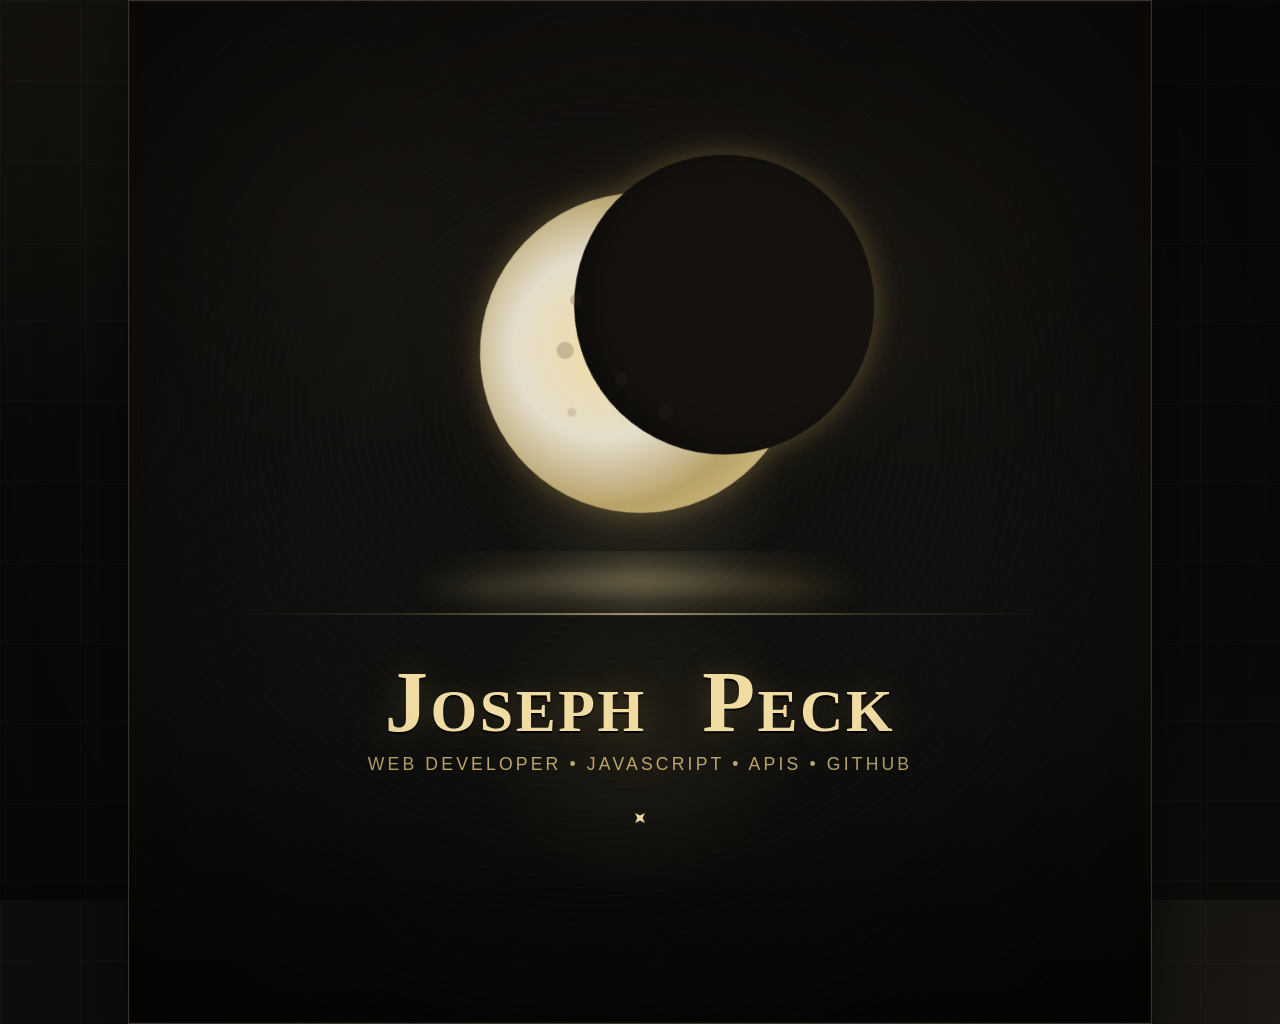
<file: index.html>
<!DOCTYPE html>
<html lang="en">
<head>
  <meta charset="UTF-8" />
  <meta name="viewport" content="width=device-width, initial-scale=1.0" />
  <title>Joseph Peck | Web Developer Portfolio</title>
  <style>
  :root {
    --bg: #0d0d0d;
    --bg-deep: #080706;
    --panel: rgba(24, 24, 24, 0.92);
    --panel-soft: rgba(34, 31, 25, 0.86);
    --border: #3b3327;
    --border-bright: #6d5735;
    --text: #e8e1d0;
    --muted: #bca66b;
    --gold: #f0dca2;
    --link: #d6b15e;
    --link-hover: #ffffff;
    --shadow: rgba(0, 0, 0, 0.5);
  }

  * {
    box-sizing: border-box;
  }

  body {
    margin: 0;
    min-height: 100vh;
    display: grid;
    place-items: center;
    color: var(--text);
    background-color: var(--bg);
    background-image:
      radial-gradient(circle at top left, rgba(214, 177, 94, 0.12), transparent 28rem),
      radial-gradient(circle at bottom right, rgba(109, 87, 53, 0.16), transparent 26rem),
      linear-gradient(rgba(255, 255, 255, 0.025) 1px, transparent 1px),
      linear-gradient(90deg, rgba(255, 255, 255, 0.025) 1px, transparent 1px);
    background-size: auto, auto, 80px 80px, 80px 80px;
    font-family: Georgia, "Times New Roman", serif;
  }

  body::before {
    content: "";
    position: fixed;
    inset: 0;
    pointer-events: none;
    background: radial-gradient(circle, transparent 45%, rgba(0, 0, 0, 0.48));
  }

  /* entry link */
  .entry-link {
    display: block;
    color: inherit;
    text-decoration: none;
    cursor: pointer;
  }

  .poster {
    position: relative;
    width: min(100vw, 1024px);
    aspect-ratio: 1 / 1;
    overflow: hidden;
    border: 1px solid var(--border);
    background:
      radial-gradient(circle at 50% 47%, rgba(240, 220, 162, 0.12), transparent 19%),
      radial-gradient(circle at 50% 72%, rgba(214, 177, 94, 0.08), transparent 18%),
      linear-gradient(#15120f, #10100e 70%, var(--bg-deep));
    box-shadow:
      0 1.5rem 4rem var(--shadow),
      inset 0 0 0 1px rgba(240, 220, 162, 0.05);
  }

  .entry-link:hover .poster,
  .entry-link:focus-visible .poster {
    filter: brightness(1.08);
    transform: scale(1.01);
  }

  .poster::before {
    content: "";
    position: absolute;
    inset: 0;
    background:
      radial-gradient(circle at 20% 22%, rgba(240, 220, 162, 0.055), transparent 20%),
      radial-gradient(circle at 78% 25%, rgba(214, 177, 94, 0.04), transparent 20%),
      repeating-radial-gradient(circle at 45% 40%, rgba(240, 220, 162, 0.028) 0 1px, transparent 1px 9px);
    opacity: 0.42;
    mix-blend-mode: screen;
  }

  .poster::after {
    content: "";
    position: absolute;
    inset: 0;
    pointer-events: none;
    background: radial-gradient(circle, transparent 42%, rgba(0, 0, 0, 0.52));
  }

  .scene {
    position: absolute;
    inset: 0;
    top: 120px;
  }

  /* Crescent moon */
  .moon {
    position: absolute;
    left: 50%;
    top: 72px;
    width: 320px;
    height: 320px;
    transform: translateX(-50%) rotate(-18deg);
    border-radius: 50%;
    background:
      radial-gradient(
        circle at 40% 45%,
        rgba(240, 220, 162, 1),
        rgba(232, 225, 208, 0.98) 35%,
        rgba(188, 166, 107, 0.96) 61%,
        rgba(240, 220, 162, 1) 100%
      );
    filter:
      drop-shadow(0 0 14px rgba(214, 177, 94, 0.32))
      drop-shadow(0 0 34px rgba(109, 87, 53, 0.18));
  }

  .moon::before {
    content: "";
    position: absolute;
    left: 105px;
    top: -10px;
    width: 300px;
    height: 300px;
    border-radius: 50%;
    background: #15120f;
    box-shadow: inset 20px 0 30px rgba(0, 0, 0, 0.32);
  }

  .moon::after {
    content: "";
    position: absolute;
    inset: 0;
    border-radius: 50%;
    background:
      radial-gradient(circle at 36% 28%, rgba(59, 51, 39, 0.28) 0 5px, transparent 6px),
      radial-gradient(circle at 28% 42%, rgba(59, 51, 39, 0.26) 0 8px, transparent 9px),
      radial-gradient(circle at 42% 56%, rgba(59, 51, 39, 0.24) 0 6px, transparent 7px),
      radial-gradient(circle at 24% 61%, rgba(109, 87, 53, 0.22) 0 4px, transparent 5px),
      radial-gradient(circle at 52% 70%, rgba(59, 51, 39, 0.22) 0 7px, transparent 8px);
    opacity: 0.82;
    clip-path: circle(50% at 50% 50%);
  }

  /* Ground mist */
  .mist {
    position: absolute;
    left: 50%;
    top: 430px;
    width: 460px;
    height: 65px;
    transform: translateX(-50%);
    opacity: 0.68;
    background:
      radial-gradient(ellipse at 18% 55%, rgba(240, 220, 162, 0.18), transparent 46%),
      radial-gradient(ellipse at 50% 45%, rgba(240, 220, 162, 0.34), transparent 44%),
      radial-gradient(ellipse at 82% 55%, rgba(214, 177, 94, 0.18), transparent 46%),
      linear-gradient(
        90deg,
        transparent 0%,
        rgba(214, 177, 94, 0.08) 18%,
        rgba(240, 220, 162, 0.18) 50%,
        rgba(214, 177, 94, 0.08) 82%,
        transparent 100%
      );
    filter: blur(4px);
    -webkit-mask-image: linear-gradient(90deg, transparent 0%, black 18%, black 82%, transparent 100%);
    mask-image: linear-gradient(90deg, transparent 0%, black 18%, black 82%, transparent 100%);
  }

  .ground-line {
    position: absolute;
    left: 50%;
    top: 492px;
    width: 820px;
    height: 2px;
    transform: translateX(-50%);
    background: linear-gradient(
      90deg,
      transparent 0%,
      rgba(214, 177, 94, 0.16) 20%,
      rgba(240, 220, 162, 0.72) 50%,
      rgba(214, 177, 94, 0.16) 80%,
      transparent 100%
    );
    opacity: 0.82;
  }

  /* Wordmark */
  .title {
  position: absolute;
  left: 0;
  right: 0;
  top: 600px;
  text-align: center;
  color: var(--gold);
  font-size: clamp(3.2rem, 7vw, 5.4rem);
  line-height: 1;
  letter-spacing: 0.03em;
  font-variant: small-caps;
  text-shadow:
    0 2px 1px rgba(0, 0, 0, 0.85),
    0 0 2rem rgba(214, 177, 94, 0.22);
}

  .poster-subtitle {
  position: absolute;
  left: 0;
  right: 0;
  top: 735px;
  text-align: center;
  color: var(--muted);
  font-size: clamp(0.85rem, 1.6vw, 1.1rem);
  letter-spacing: 0.18em;
  text-transform: uppercase;
  font-family: Arial, sans-serif;
}

  .title span {
    display: inline-block;
    margin: 0 0.18em;
  }

  .star {
  position: absolute;
  left: 50%;
  top: 810px;
  width: 14px;
  height: 14px;
  transform: translateX(-50%) rotate(45deg);
  background: var(--gold);
  clip-path: polygon(50% 0, 63% 37%, 100% 50%, 63% 63%, 50% 100%, 37% 63%, 0 50%, 37% 37%);
  filter: drop-shadow(0 0 6px rgba(214, 177, 94, 0.68));
}

  @media (max-width: 700px) {
    .scene {
      transform: scale(0.78);
      transform-origin: 50% 0;
    }

    .title {
      top: 58%;
    }

    .star {
      top: 70%;
    }
  }
</style>
</head>
<body>
<a class="entry-link" href="portfolio.html" aria-label="Enter portfolio">
  <main class="poster" aria-label="Eidolon Sleep black and white crescent moon">
    <section class="scene">
      <div class="moon"></div>


      <div class="mist"></div>
      <div class="ground-line"></div>
    </section>

    <h1 class="title"><span>Joseph</span> <span>Peck</span></h1>
    <p class="poster-subtitle">Web Developer • JavaScript • APIs • GitHub</p>
    <div class="star"></div>
  </main>
</a>
</body>
</html>
</file>
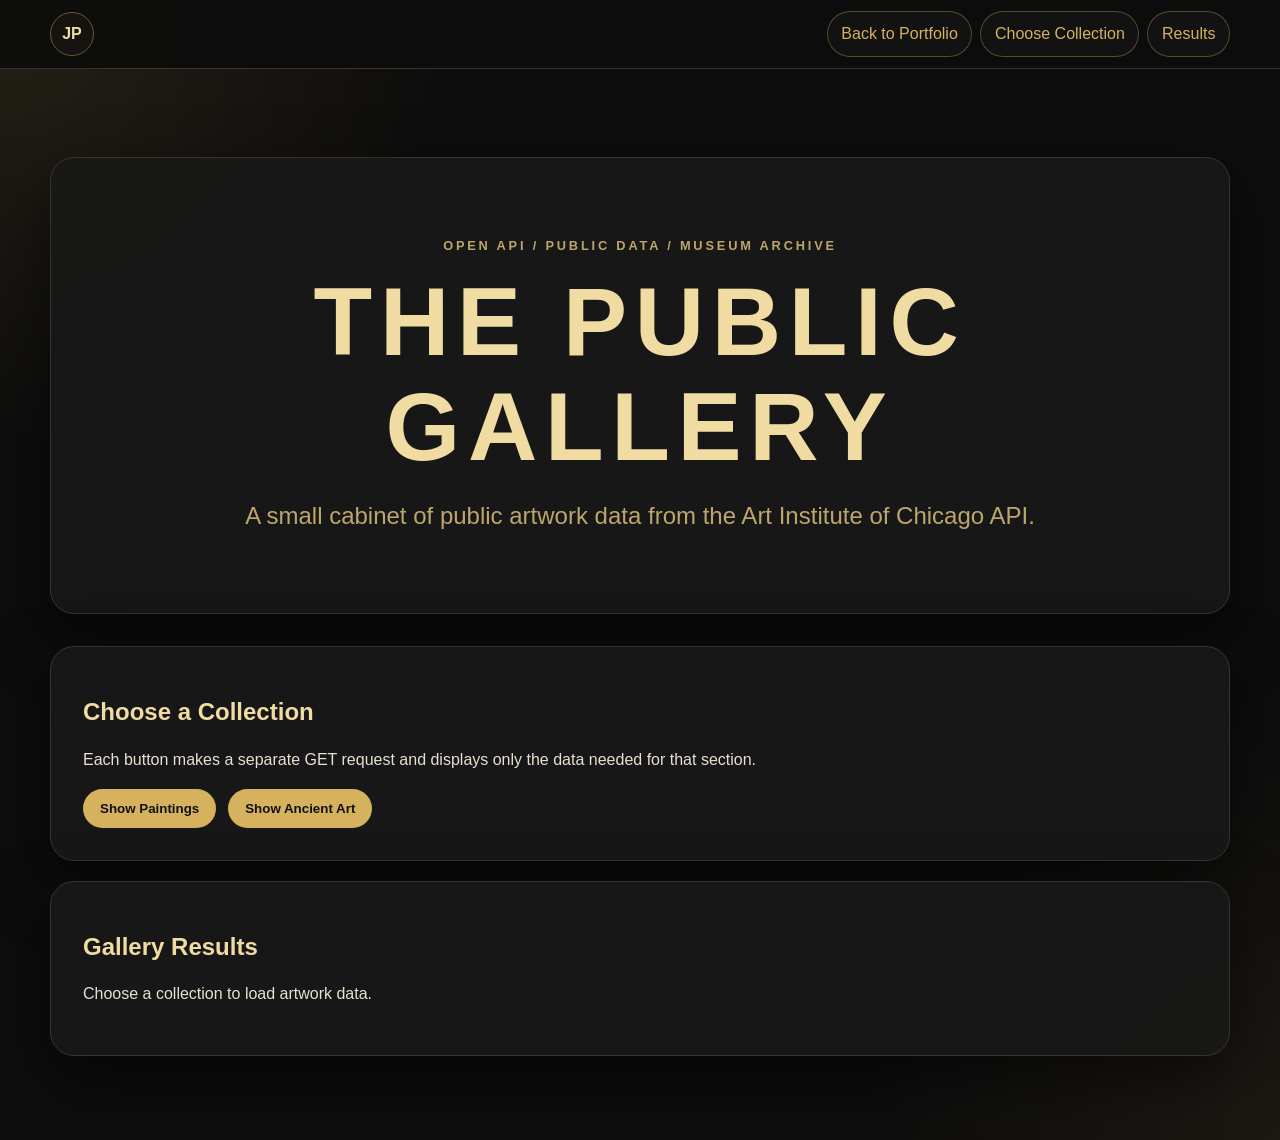
<file: openapi.html>
<!DOCTYPE html>
<html lang="en">
<head>
  <meta charset="UTF-8">
  <meta name="viewport" content="width=device-width, initial-scale=1.0">
  <title>The Public Gallery | Joseph Peck</title>
  <link rel="stylesheet" href="css/openapi.css">
</head>

<body>
  <header class="site-header">
    <!-- Navigation for usser to return -->
    <nav class="nav-wrap" aria-label="Open API navigation">
      <a class="nav-mark" href="index.html">JP</a>

      <ul class="nav-links">
        <li><a href="portfolio.html">Back to Portfolio</a></li>
        <li><a href="#galleryControls">Choose Collection</a></li>
        <li><a href="#galleryResults">Results</a></li>
      </ul>
    </nav>
  </header>

  <main class="page-shell">
    <section class="hero">
      <div class="hero-frame">
        <p class="eyebrow">open api / public data / museum archive</p>
        <h1>The Public Gallery</h1>
        <p class="tagline">
          A small cabinet of public artwork data from the Art Institute of Chicago API.
        </p>
      </div>
    </section>

    <section id="galleryControls" class="card section-card">
      <h2>Choose a Collection</h2>
      <p>
        Each button makes a separate GET request and displays only the data needed for that section.
      </p>
<!-- Buttons for user to select between pulled art -->
      <div class="button-row">
        <button id="paintingsButton" type="button">Show Paintings</button>
        <button id="ancientButton" type="button">Show Ancient Art</button>
      </div>
    </section>

<!-- identify results area for output -->
    <section id="galleryResults" class="card section-card">
      <h2>Gallery Results</h2>
      <div id="results">
        <p>Choose a collection to load artwork data.</p>
      </div>
    </section>
  </main>

  <script src="js/openapi.js"></script>
</body>
</html>
</file>
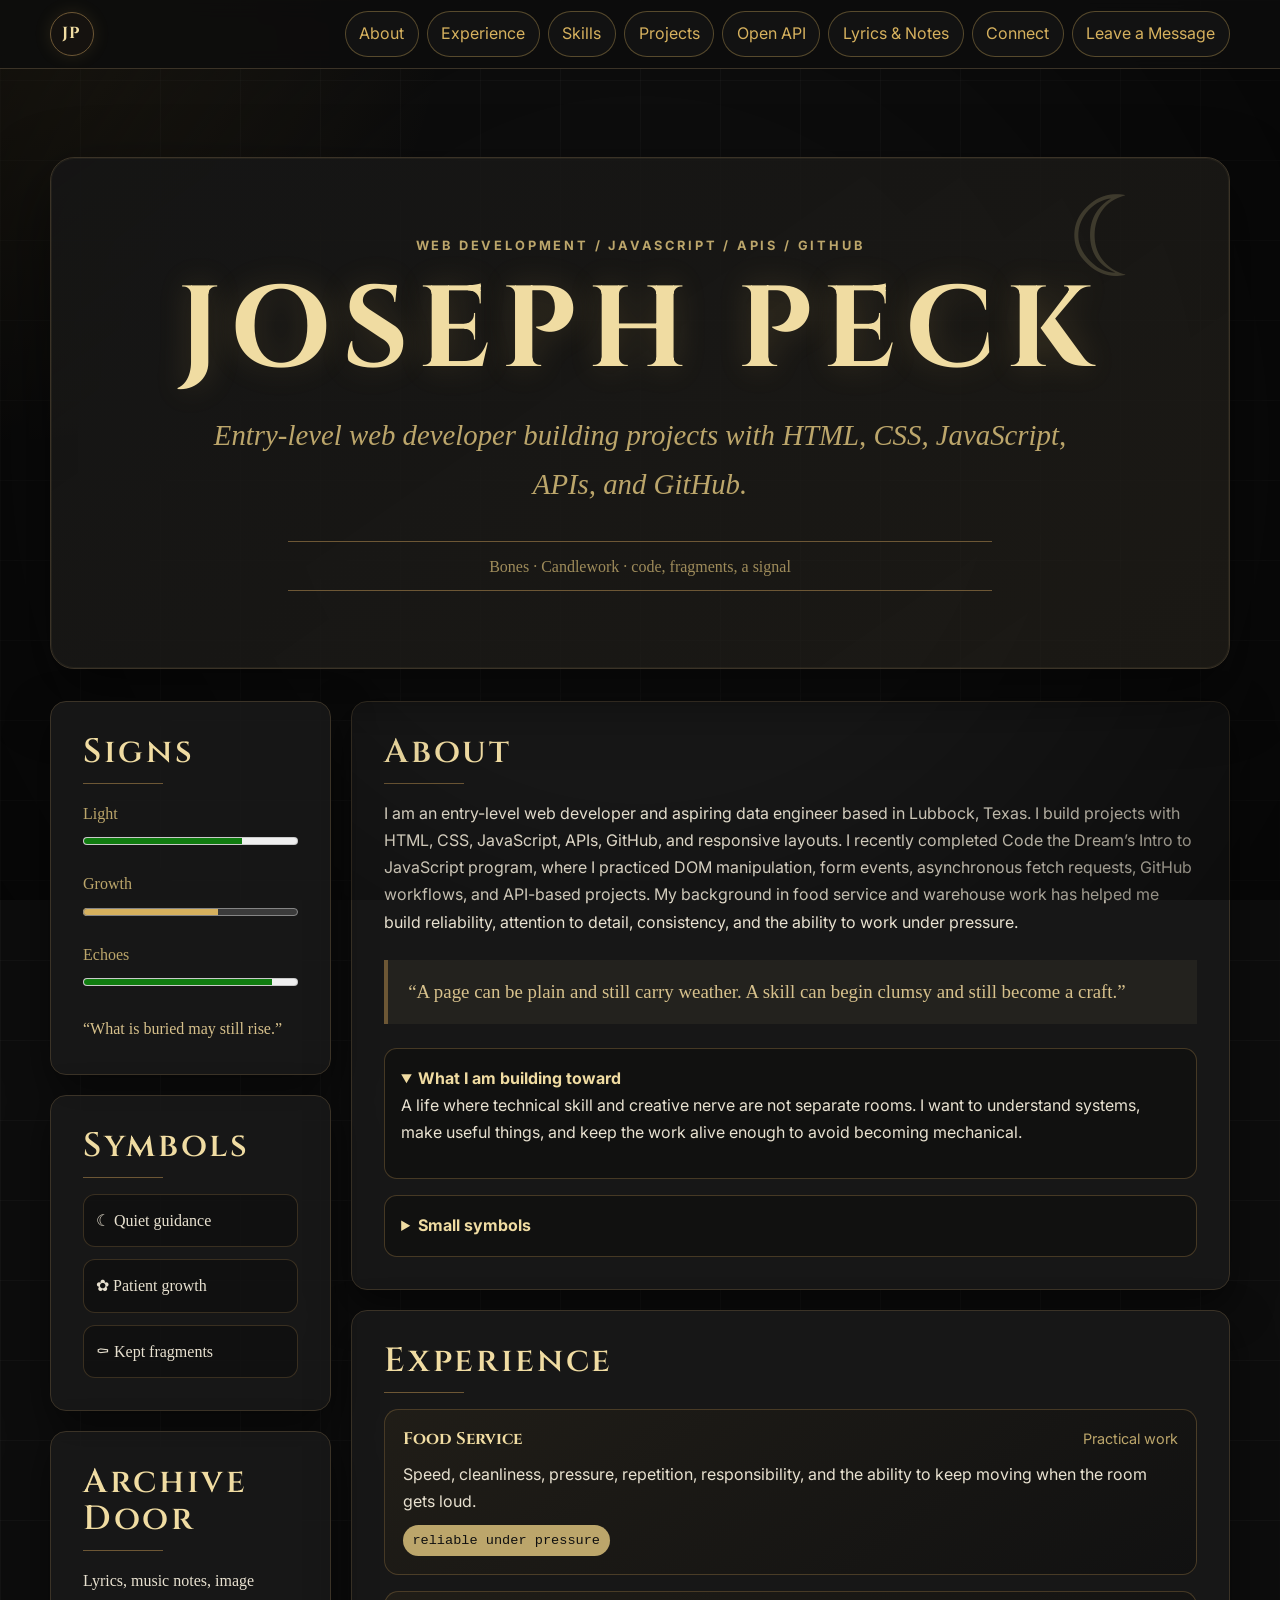
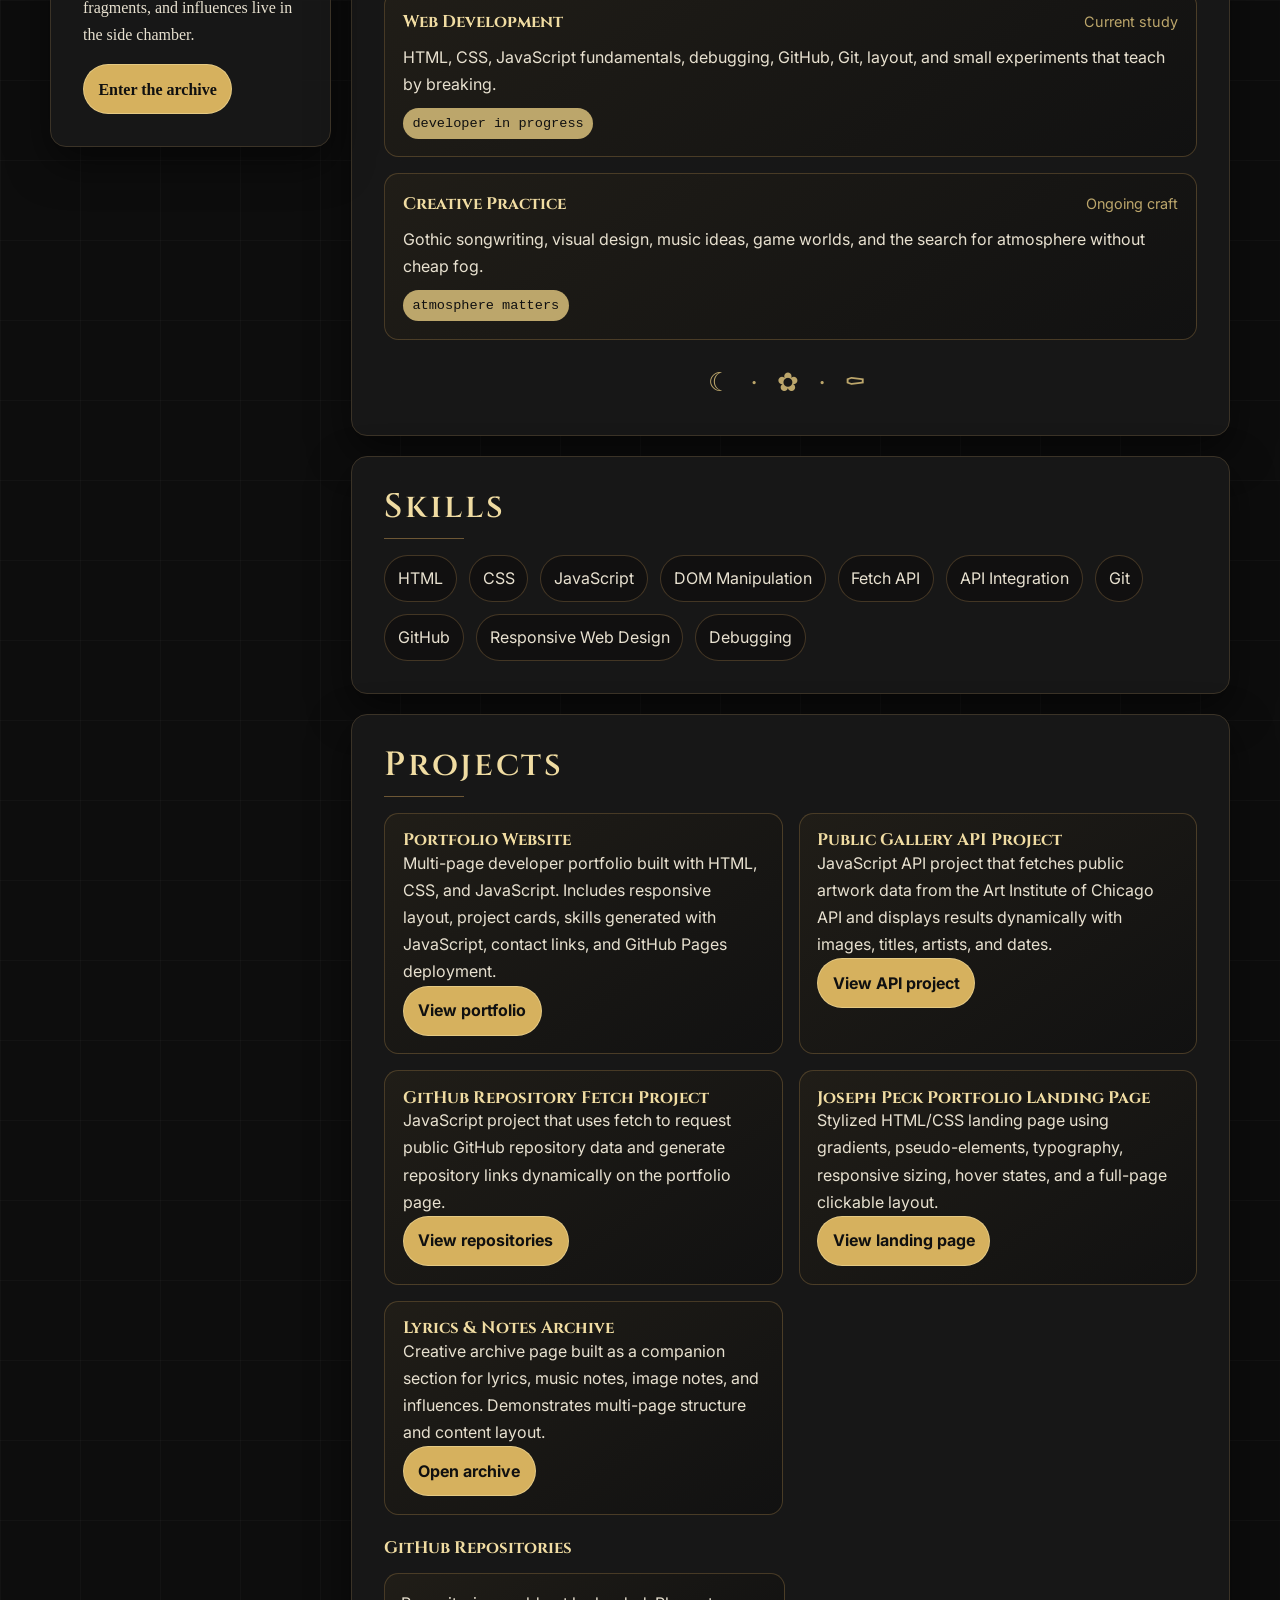
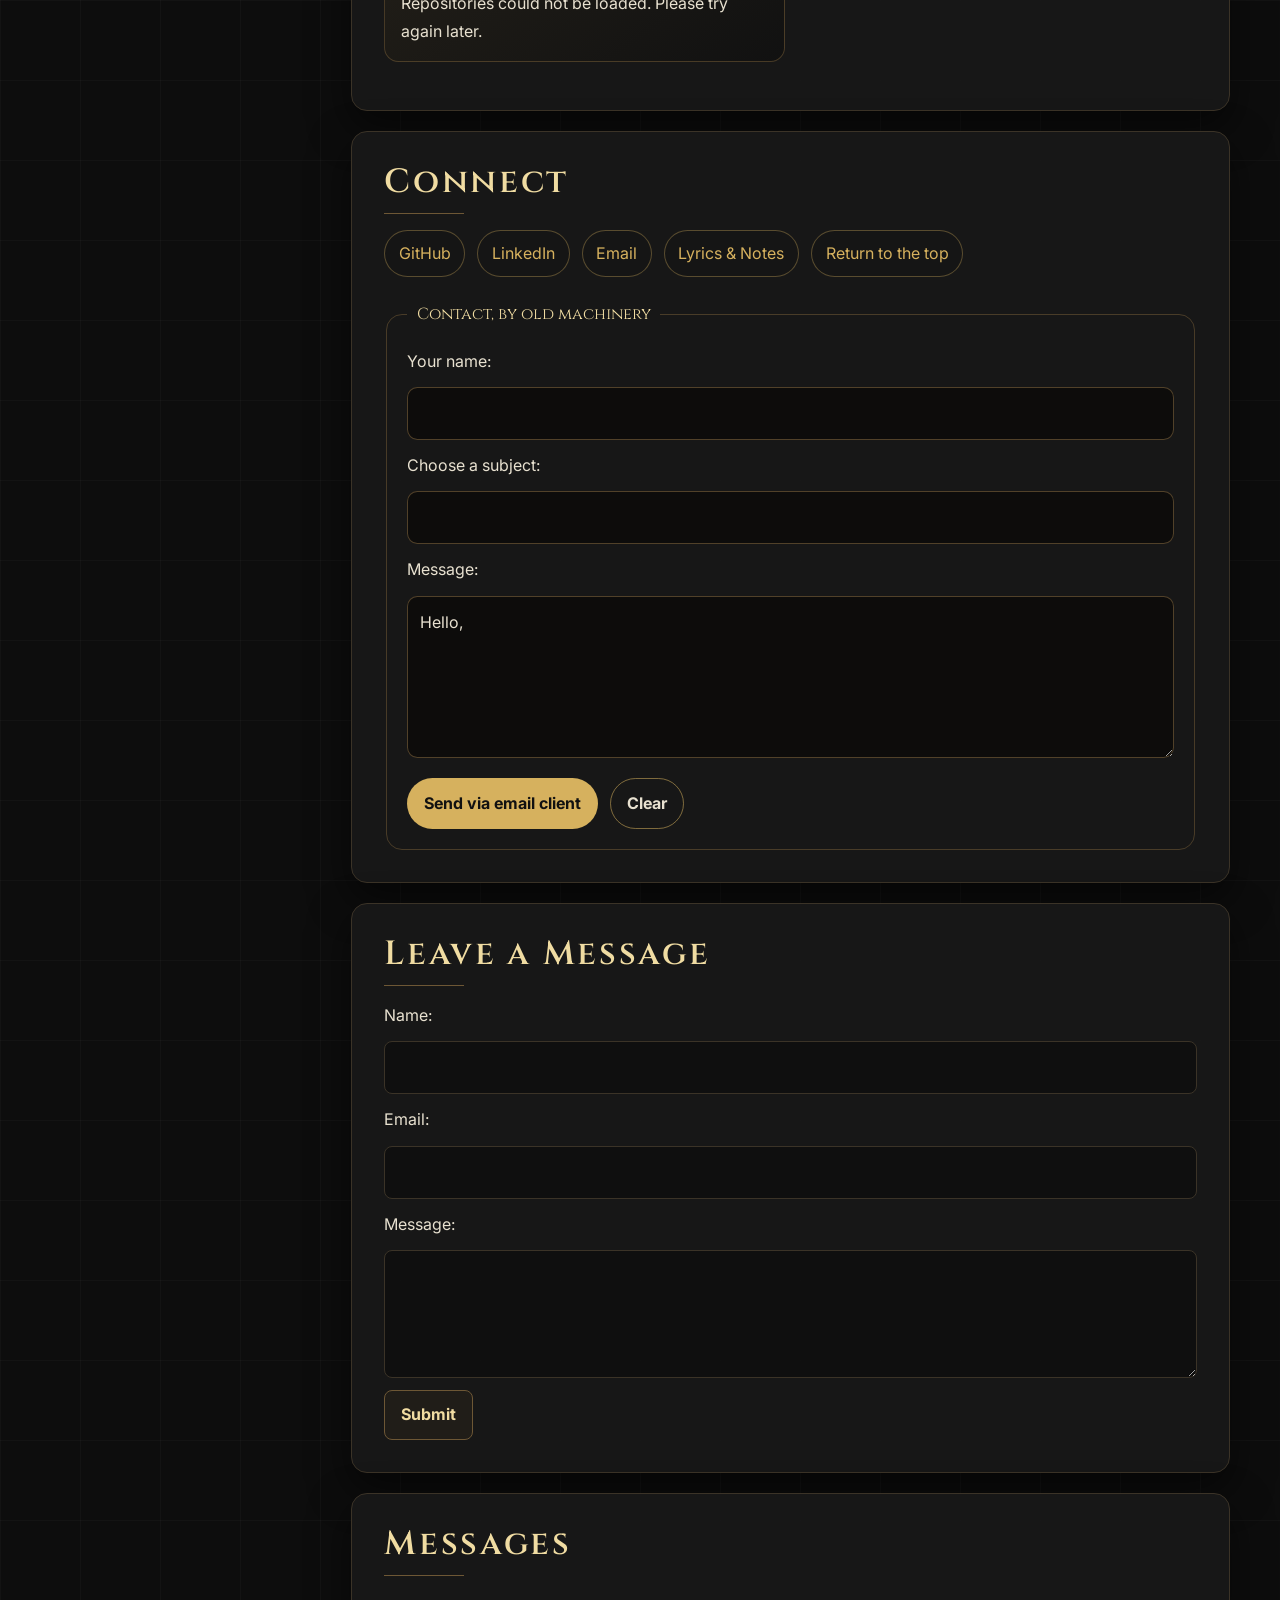
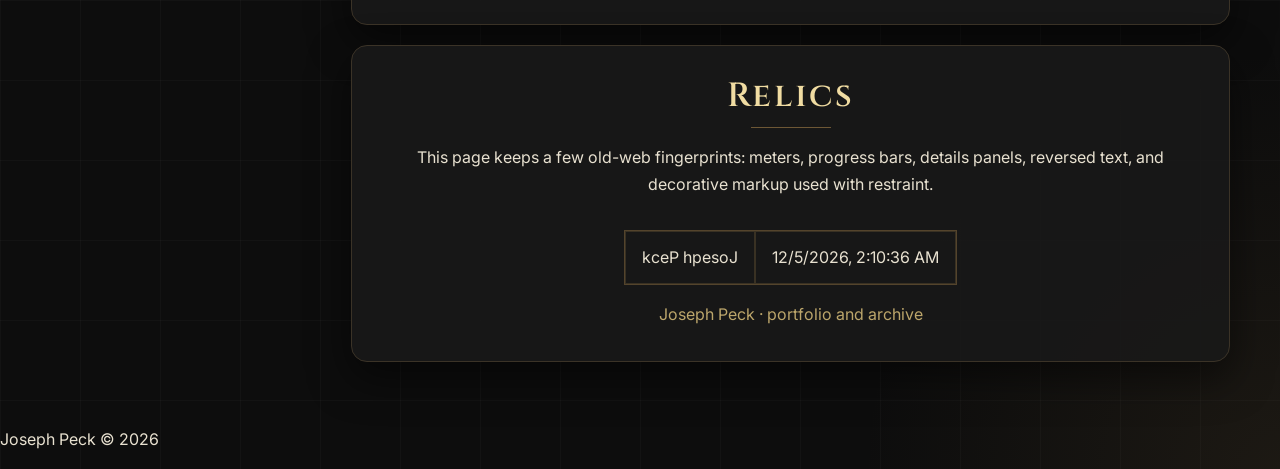
<file: portfolio.html>
<!DOCTYPE html>
<html lang="en">
<head>
  <meta charset="utf-8">
  <meta name="viewport" content="width=device-width, initial-scale=1">
  <meta name="author" content="Joseph Peck">
  <meta name="description" content="Joseph Peck's portfolio page: web development, music, lyrics, and creative practice.">
  <meta name="keywords" content="Joseph Peck, portfolio, HTML, CSS, web development, music, lyrics, creativity">
  <meta name="theme-color" content="#111111">
  <title>Joseph Peck's Portfolio</title>
  <link rel="preconnect" href="https://fonts.googleapis.com">
  <link rel="preconnect" href="https://fonts.gstatic.com" crossorigin>
  <link href="https://fonts.googleapis.com/css2?family=Cinzel:wght@500;600;700&family=IM+Fell+English:ital@0;1&family=Inter:wght@400;500;600;700&display=swap" rel="stylesheet">
  <link rel="stylesheet" href="css/index.css">
</head>

<body id="top">
  <header class="site-header">
    <nav class="nav-wrap" aria-label="Main navigation">
      <a class="nav-mark" href="index.html">JP</a>
      <ul class="nav-links">
        <li><a href="#About">About</a></li>
        <li><a href="#Experience">Experience</a></li>
        <li><a href="#skills">Skills</a></li>
        <li><a href="#Projects">Projects</a></li>
        <!-- add api site link -->
         <li><a href="openapi.html">Open API</a></li>
        <li><a href="blog.html">Lyrics &amp; Notes</a></li>
        <li><a href="#Connect">Connect</a></li>
        <!-- add new navigation link -->
        <li><a href="#LeaveMessage">Leave a Message</a></li>
      </ul>
    </nav>
  </header>

  <main class="page-shell">
    <section class="hero" aria-labelledby="page-title">
      <div class="hero-frame">
        <p class="eyebrow">web development / JavaScript / APIs / GitHub</p>
        <h1 id="page-title">Joseph Peck</h1>
        <p class="tagline">Entry-level web developer building projects with HTML, CSS, JavaScript, APIs, and GitHub.</p>
        <div class="relic-ticker" aria-label="Decorative portfolio statement">
          <span>Bones · Candlework · code, fragments, a signal</span>
        </div>
      </div>
    </section>

    <div class="content-grid">
      <aside class="side-panel" aria-label="Personal signs">
        <section class="card sign-card">
          <h2>Signs</h2>

          <label for="light">Light</label>
          <meter id="light" min="0" max="100" value="74">74%</meter>

          <label for="growth">Growth</label>
          <progress id="growth" max="100" value="63">63%</progress>

          <label for="echoes">Echoes</label>
          <meter id="echoes" min="0" max="100" value="88">88%</meter>

          <q>What is buried may still rise.</q>
        </section>

        <section class="card symbol-card">
          <h2>Symbols</h2>
          <ul>
            <li>☾ Quiet guidance</li>
            <li>✿ Patient growth</li>
            <li>⚰ Kept fragments</li>
          </ul>
        </section>

        <section class="card symbol-card">
          <h2>Archive Door</h2>
          <p>Lyrics, music notes, image fragments, and influences live in the side chamber.</p>
          <a class="panel-link" href="blog.html">Enter the archive</a>
        </section>
      </aside>

      <div class="main-column">
        <section id="About" class="card section-card">
          <h2>About</h2>
          <p>
            I am an entry-level web developer and aspiring data engineer based in Lubbock, Texas. 
            I build projects with HTML, CSS, JavaScript, APIs, GitHub, and responsive layouts.
            I recently completed Code the Dream’s Intro to JavaScript program, where I practiced DOM manipulation, 
            form events, asynchronous fetch requests, GitHub workflows, and API-based projects. 
            My background in food service and warehouse work has helped me build reliability, attention to detail, consistency, 
            and the ability to work under pressure.
          </p>

          <blockquote>
            “A page can be plain and still carry weather. A skill can begin clumsy and still become a craft.”
          </blockquote>

          <details open>
            <summary>What I am building toward</summary>
            <p>
              A life where technical skill and creative nerve are not separate rooms. I want to understand systems,
              make useful things, and keep the work alive enough to avoid becoming mechanical.
            </p>
          </details>

          <details>
            <summary>Small symbols</summary>
            <dl>
              <dt>The Moon</dt>
              <dd>Progress made while the whole road stays partly hidden.</dd>

              <dt>The Garden</dt>
              <dd>Growth that cannot be forced, only tended and revisited.</dd>

              <dt>The Crypts</dt>
              <dd>A chamber for fragments worth carrying: lessons, failures, old passions, and unfinished sparks.</dd>
            </dl>
          </details>
        </section>

        <section id="Experience" class="card section-card">
          <h2>Experience</h2>

          <ul class="experience-list">
            <li>
              <div class="experience-heading">
                <h3>Food Service</h3>
                <span>Practical work</span>
              </div>
              <p>Speed, cleanliness, pressure, repetition, responsibility, and the ability to keep moving when the room gets loud.</p>
              <samp>reliable under pressure</samp>
            </li>

            <li>
              <div class="experience-heading">
                <h3>Web Development</h3>
                <span>Current study</span>
              </div>
              <p>HTML, CSS, JavaScript fundamentals, debugging, GitHub, Git, layout, and small experiments that teach by breaking.</p>
              <samp>developer in progress</samp>
            </li>

            <li>
              <div class="experience-heading">
                <h3>Creative Practice</h3>
                <span>Ongoing craft</span>
              </div>
              <p>Gothic songwriting, visual design, music ideas, game worlds, and the search for atmosphere without cheap fog.</p>
              <samp>atmosphere matters</samp>
            </li>
          </ul>

          <p class="glyph-row" aria-hidden="true">☾ · ✿ · ⚰</p>
        </section>

        <section id="skills" class="card section-card">
          <h2>Skills</h2>
          <ul class="skill-list">
          </ul>
        </section>

        <section id="Projects" class="card section-card">
          <h2>Projects</h2>
          <div class="project-grid">
            <article class="project-card">
              <h3>Portfolio Website</h3>
                    <p>
                      Multi-page developer portfolio built with HTML, CSS, and JavaScript.
                      Includes responsive layout, project cards, skills generated with JavaScript,
                      contact links, and GitHub Pages deployment.
                    </p>
                    <a href="#top">View portfolio</a>
                  </article>

                  <article class="project-card">
                    <h3>Public Gallery API Project</h3>
                    <p>
                      JavaScript API project that fetches public artwork data from the Art Institute
                      of Chicago API and displays results dynamically with images, titles, artists,
                      and dates.
                    </p>
                    <a href="openapi.html">View API project</a>
                  </article>

                  <article class="project-card">
                    <h3>GitHub Repository Fetch Project</h3>
                    <p>
                      JavaScript project that uses fetch to request public GitHub repository data
                      and generate repository links dynamically on the portfolio page.
                    </p>
                    <a href="#Projects">View repositories</a>
                  </article>

                  <article class="project-card">
                    <h3>Joseph Peck Portfolio Landing Page</h3>
                    <p>
                      Stylized HTML/CSS landing page using gradients, pseudo-elements, typography,
                      responsive sizing, hover states, and a full-page clickable layout.
                    </p>
                    <a href="index.html">View landing page</a>
                  </article>

                  <article class="project-card">
                    <h3>Lyrics &amp; Notes Archive</h3>
                    <p>
                      Creative archive page built as a companion section for lyrics, music notes,
                      image notes, and influences. Demonstrates multi-page structure and content layout.
                    </p>
                    <a href="blog.html">Open archive</a>
                  </article>
                </div>
          <!-- add github repos -->
           <h3>GitHub Repositories</h3>
          <ul class="project-list"></ul>
        </section>

        <section id="Connect" class="card section-card">
          <h2>Connect</h2>

          <ul class="connect-list">
            <li><a href="https://github.com/Joeypeck1987" target="_blank" rel="noopener noreferrer">GitHub</a></li>
            <li><a href="https://www.linkedin.com/in/joey-peck-66233b329/" target="_blank" rel="noopener noreferrer">LinkedIn</a></li>
            <li><a href="mailto:Joeypeck1987@gmail.com">Email</a></li>
            <li><a href="blog.html">Lyrics &amp; Notes</a></li>
            <li><a href="#top">Return to the top</a></li>
          </ul>

          <form action="mailto:Joeypeck1987@gmail.com" method="post" enctype="text/plain" class="contact-form">
            <fieldset>
              <legend>Contact, by old machinery</legend>

              <label for="name">Your name:</label>
              <input id="name" name="name" size="30">

              <label for="subject">Choose a subject:</label>
              <input id="subject" list="subjects" name="subject">
              <datalist id="subjects">
                <option value="Portfolio"></option>
                <option value="Collaboration"></option>
                <option value="Job Opportunity"></option>
                <option value="Creative Project"></option>
                <option value="Music"></option>
              </datalist>

              <label for="message">Message:</label>
              <textarea id="message" name="message" rows="5">Hello,</textarea>

              <div class="button-row">
                <button type="submit">Send via email client</button>
                <button type="reset">Clear</button>
              </div>
            </fieldset>
          </form>
        </section>

        <!-- leave a message section -->
        <section id="LeaveMessage" class="card section-card">
          <h2>Leave a Message</h2>

          <form name="leave_message" class="message-form">
            <label for="usersName">Name:</label>
            <input id="usersName" type="text" name="usersName" required>

            <label for="usersEmail">Email:</label>
            <input id="usersEmail" type="email" name="usersEmail" required>

            <label for="usersMessage">Message:</label>
            <textarea id="usersMessage" name="usersMessage" required></textarea>

            <button type="submit">Submit</button>
          </form>
        </section>

<!-- Add messages section -->
        <section id="messages" class="card section-card">
          <h2>Messages</h2>
          <ul></ul>
        </section>

<!-- relics section -->
        <section id="Relics" class="card section-card relics-card">
          <h2>Relics</h2>
          <p>
            This page keeps a few old-web fingerprints: meters, progress bars, details panels,
            reversed text, and decorative markup used with restraint.
          </p>

          <div class="relic-table" aria-label="Portfolio relic information">
            <span><bdo dir="rtl">Joseph Peck</bdo></span>
            <time class="live-date">May 9, 2026</time>
          </div>

          <address>Joseph Peck · portfolio and archive</address>
        </section>
      </div>
    </div>
  </main>
  <script src="js/index.js"></script>
</body>
</html>
</file>
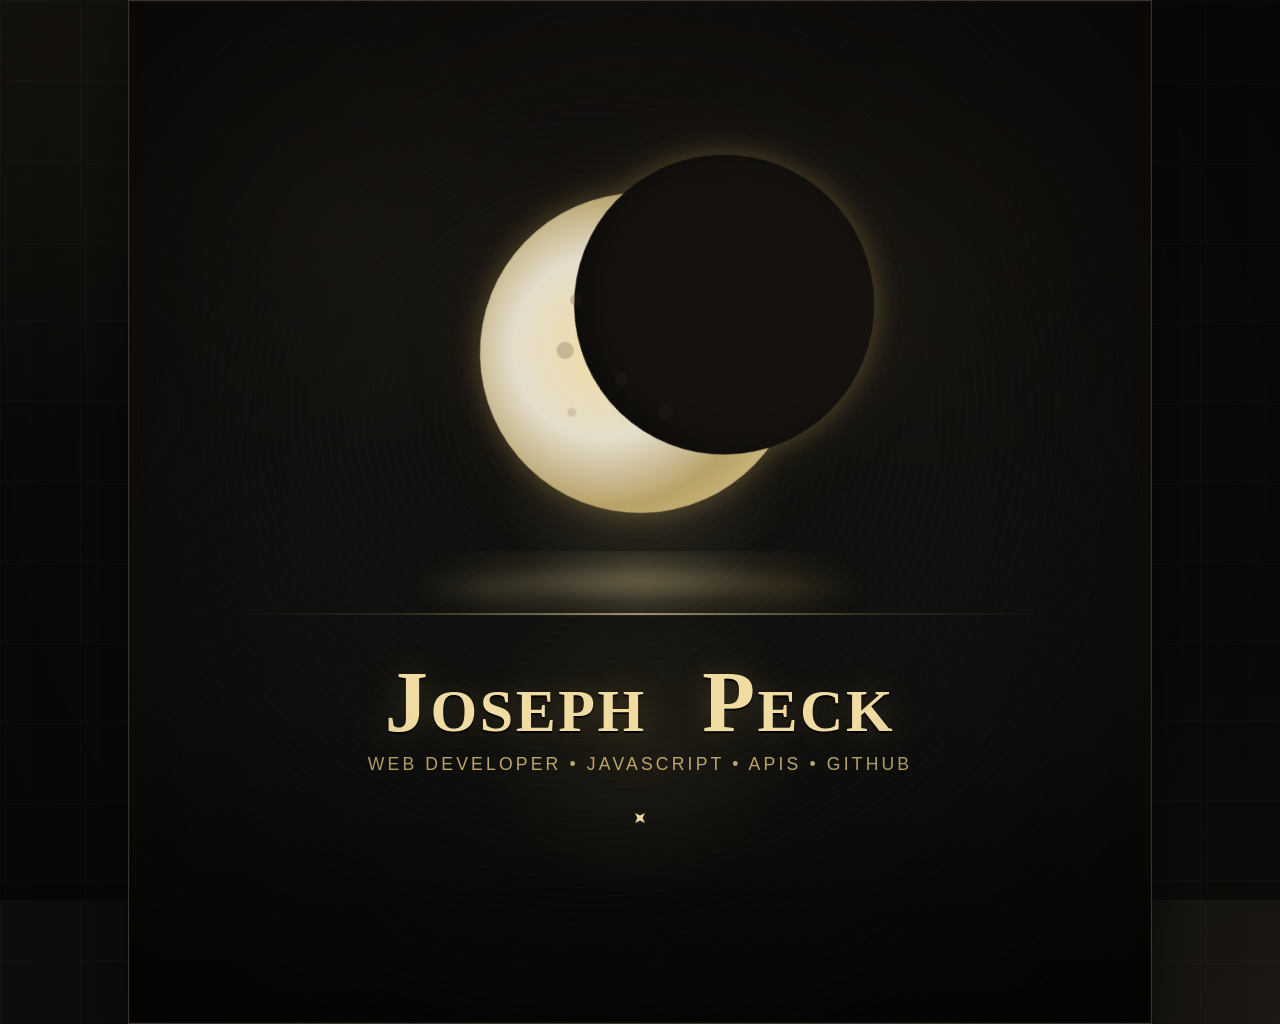
<file: poster.html>
<!DOCTYPE html>
<html lang="en">
<head>
  <meta charset="UTF-8" />
  <meta name="viewport" content="width=device-width, initial-scale=1.0" />
  <title>Eidolon Sleep - HTML/CSS Recreation</title>
  <style>
  :root {
    --bg: #0d0d0d;
    --bg-deep: #080706;
    --panel: rgba(24, 24, 24, 0.92);
    --panel-soft: rgba(34, 31, 25, 0.86);
    --border: #3b3327;
    --border-bright: #6d5735;
    --text: #e8e1d0;
    --muted: #bca66b;
    --gold: #f0dca2;
    --link: #d6b15e;
    --link-hover: #ffffff;
    --shadow: rgba(0, 0, 0, 0.5);
  }

  * {
    box-sizing: border-box;
  }

  body {
    margin: 0;
    min-height: 100vh;
    display: grid;
    place-items: center;
    color: var(--text);
    background-color: var(--bg);
    background-image:
      radial-gradient(circle at top left, rgba(214, 177, 94, 0.12), transparent 28rem),
      radial-gradient(circle at bottom right, rgba(109, 87, 53, 0.16), transparent 26rem),
      linear-gradient(rgba(255, 255, 255, 0.025) 1px, transparent 1px),
      linear-gradient(90deg, rgba(255, 255, 255, 0.025) 1px, transparent 1px);
    background-size: auto, auto, 80px 80px, 80px 80px;
    font-family: Georgia, "Times New Roman", serif;
  }

  body::before {
    content: "";
    position: fixed;
    inset: 0;
    pointer-events: none;
    background: radial-gradient(circle, transparent 45%, rgba(0, 0, 0, 0.48));
  }

  /* entry link */
  .entry-link {
    display: block;
    color: inherit;
    text-decoration: none;
    cursor: pointer;
  }

  .poster {
    position: relative;
    width: min(100vw, 1024px);
    aspect-ratio: 1 / 1;
    overflow: hidden;
    border: 1px solid var(--border);
    background:
      radial-gradient(circle at 50% 47%, rgba(240, 220, 162, 0.12), transparent 19%),
      radial-gradient(circle at 50% 72%, rgba(214, 177, 94, 0.08), transparent 18%),
      linear-gradient(#15120f, #10100e 70%, var(--bg-deep));
    box-shadow:
      0 1.5rem 4rem var(--shadow),
      inset 0 0 0 1px rgba(240, 220, 162, 0.05);
  }

  .entry-link:hover .poster,
  .entry-link:focus-visible .poster {
    filter: brightness(1.08);
    transform: scale(1.01);
  }

  .poster::before {
    content: "";
    position: absolute;
    inset: 0;
    background:
      radial-gradient(circle at 20% 22%, rgba(240, 220, 162, 0.055), transparent 20%),
      radial-gradient(circle at 78% 25%, rgba(214, 177, 94, 0.04), transparent 20%),
      repeating-radial-gradient(circle at 45% 40%, rgba(240, 220, 162, 0.028) 0 1px, transparent 1px 9px);
    opacity: 0.42;
    mix-blend-mode: screen;
  }

  .poster::after {
    content: "";
    position: absolute;
    inset: 0;
    pointer-events: none;
    background: radial-gradient(circle, transparent 42%, rgba(0, 0, 0, 0.52));
  }

  .scene {
    position: absolute;
    inset: 0;
    top: 120px;
  }

  /* Crescent moon */
  .moon {
    position: absolute;
    left: 50%;
    top: 72px;
    width: 320px;
    height: 320px;
    transform: translateX(-50%) rotate(-18deg);
    border-radius: 50%;
    background:
      radial-gradient(
        circle at 40% 45%,
        rgba(240, 220, 162, 1),
        rgba(232, 225, 208, 0.98) 35%,
        rgba(188, 166, 107, 0.96) 61%,
        rgba(240, 220, 162, 1) 100%
      );
    filter:
      drop-shadow(0 0 14px rgba(214, 177, 94, 0.32))
      drop-shadow(0 0 34px rgba(109, 87, 53, 0.18));
  }

  .moon::before {
    content: "";
    position: absolute;
    left: 105px;
    top: -10px;
    width: 300px;
    height: 300px;
    border-radius: 50%;
    background: #15120f;
    box-shadow: inset 20px 0 30px rgba(0, 0, 0, 0.32);
  }

  .moon::after {
    content: "";
    position: absolute;
    inset: 0;
    border-radius: 50%;
    background:
      radial-gradient(circle at 36% 28%, rgba(59, 51, 39, 0.28) 0 5px, transparent 6px),
      radial-gradient(circle at 28% 42%, rgba(59, 51, 39, 0.26) 0 8px, transparent 9px),
      radial-gradient(circle at 42% 56%, rgba(59, 51, 39, 0.24) 0 6px, transparent 7px),
      radial-gradient(circle at 24% 61%, rgba(109, 87, 53, 0.22) 0 4px, transparent 5px),
      radial-gradient(circle at 52% 70%, rgba(59, 51, 39, 0.22) 0 7px, transparent 8px);
    opacity: 0.82;
    clip-path: circle(50% at 50% 50%);
  }

  /* Ground mist */
  .mist {
    position: absolute;
    left: 50%;
    top: 430px;
    width: 460px;
    height: 65px;
    transform: translateX(-50%);
    opacity: 0.68;
    background:
      radial-gradient(ellipse at 18% 55%, rgba(240, 220, 162, 0.18), transparent 46%),
      radial-gradient(ellipse at 50% 45%, rgba(240, 220, 162, 0.34), transparent 44%),
      radial-gradient(ellipse at 82% 55%, rgba(214, 177, 94, 0.18), transparent 46%),
      linear-gradient(
        90deg,
        transparent 0%,
        rgba(214, 177, 94, 0.08) 18%,
        rgba(240, 220, 162, 0.18) 50%,
        rgba(214, 177, 94, 0.08) 82%,
        transparent 100%
      );
    filter: blur(4px);
    -webkit-mask-image: linear-gradient(90deg, transparent 0%, black 18%, black 82%, transparent 100%);
    mask-image: linear-gradient(90deg, transparent 0%, black 18%, black 82%, transparent 100%);
  }

  .ground-line {
    position: absolute;
    left: 50%;
    top: 492px;
    width: 820px;
    height: 2px;
    transform: translateX(-50%);
    background: linear-gradient(
      90deg,
      transparent 0%,
      rgba(214, 177, 94, 0.16) 20%,
      rgba(240, 220, 162, 0.72) 50%,
      rgba(214, 177, 94, 0.16) 80%,
      transparent 100%
    );
    opacity: 0.82;
  }

  /* Wordmark */
  .title {
  position: absolute;
  left: 0;
  right: 0;
  top: 600px;
  text-align: center;
  color: var(--gold);
  font-size: clamp(3.2rem, 7vw, 5.4rem);
  line-height: 1;
  letter-spacing: 0.03em;
  font-variant: small-caps;
  text-shadow:
    0 2px 1px rgba(0, 0, 0, 0.85),
    0 0 2rem rgba(214, 177, 94, 0.22);
}

  .poster-subtitle {
  position: absolute;
  left: 0;
  right: 0;
  top: 735px;
  text-align: center;
  color: var(--muted);
  font-size: clamp(0.85rem, 1.6vw, 1.1rem);
  letter-spacing: 0.18em;
  text-transform: uppercase;
  font-family: Arial, sans-serif;
}

  .title span {
    display: inline-block;
    margin: 0 0.18em;
  }

  .star {
  position: absolute;
  left: 50%;
  top: 810px;
  width: 14px;
  height: 14px;
  transform: translateX(-50%) rotate(45deg);
  background: var(--gold);
  clip-path: polygon(50% 0, 63% 37%, 100% 50%, 63% 63%, 50% 100%, 37% 63%, 0 50%, 37% 37%);
  filter: drop-shadow(0 0 6px rgba(214, 177, 94, 0.68));
}

  @media (max-width: 700px) {
    .scene {
      transform: scale(0.78);
      transform-origin: 50% 0;
    }

    .title {
      top: 58%;
    }

    .star {
      top: 70%;
    }
  }
</style>
</head>
<body>
<a class="entry-link" href="index.html" aria-label="Enter portfolio">
  <main class="poster" aria-label="Eidolon Sleep black and white crescent moon">
    <section class="scene">
      <div class="moon"></div>


      <div class="mist"></div>
      <div class="ground-line"></div>
    </section>

    <h1 class="title"><span>Joseph</span> <span>Peck</span></h1>
    <p class="poster-subtitle">Web Developer • JavaScript • APIs • GitHub</p>
    <div class="star"></div>
  </main>
</a>
</body>
</html>
</file>
<file: css/openapi.css>
:root {
  --bg: #0d0d0d;
  --bg-deep: #080706;
  --panel: rgba(24, 24, 24, 0.92);
  --panel-soft: rgba(34, 31, 25, 0.86);
  --border: #3b3327;
  --border-bright: #6d5735;
  --text: #e8e1d0;
  --muted: #bca66b;
  --gold: #f0dca2;
  --link: #d6b15e;
  --link-hover: #ffffff;
  --shadow: rgba(0, 0, 0, 0.5);
}

* {
  box-sizing: border-box;
}

html {
  scroll-behavior: smooth;
}

body {
  margin: 0;
  color: var(--text);
  font-family: Arial, sans-serif;
  line-height: 1.7;
  background-color: var(--bg);
  background-image:
    radial-gradient(circle at top left, rgba(214, 177, 94, 0.12), transparent 28rem),
    radial-gradient(circle at bottom right, rgba(109, 87, 53, 0.16), transparent 26rem);
}

.site-header {
  position: sticky;
  top: 0;
  z-index: 10;
  border-bottom: 1px solid var(--border);
  background: rgba(13, 13, 13, 0.92);
}

.nav-wrap {
  width: min(1180px, calc(100% - 2rem));
  margin: 0 auto;
  min-height: 4.25rem;
  display: flex;
  align-items: center;
  justify-content: space-between;
  gap: 1rem;
}

.nav-mark {
  display: inline-grid;
  place-items: center;
  width: 2.75rem;
  height: 2.75rem;
  border: 1px solid var(--border-bright);
  border-radius: 50%;
  color: var(--gold);
  font-weight: 700;
  text-decoration: none;
  background: #15120f;
}

.nav-links {
  display: flex;
  flex-wrap: wrap;
  justify-content: flex-end;
  gap: 0.5rem;
  padding: 0;
  margin: 0;
  list-style: none;
}

.nav-links a {
  display: inline-block;
  color: var(--link);
  text-decoration: none;
  border: 1px solid rgba(214, 177, 94, 0.35);
  border-radius: 999px;
  padding: 0.55rem 0.85rem;
  background: rgba(21, 21, 21, 0.72);
}

.nav-links a:hover,
.nav-links a:focus-visible {
  color: var(--link-hover);
  border-color: var(--gold);
}

.page-shell {
  width: min(1180px, calc(100% - 2rem));
  margin: 0 auto;
  padding: 2rem 0 4rem;
}

.hero {
  padding: 3.5rem 0 2rem;
  text-align: center;
}

.hero-frame,
.card {
  border: 1px solid var(--border);
  border-radius: 1.5rem;
  background: var(--panel);
  box-shadow: 0 1.5rem 4rem var(--shadow);
}

.hero-frame {
  padding: clamp(2rem, 6vw, 5rem);
}

.section-card {
  padding: clamp(1.1rem, 3vw, 2rem);
  margin-bottom: 1.25rem;
}

.eyebrow {
  margin: 0 0 0.75rem;
  color: var(--muted);
  font-size: 0.8rem;
  font-weight: 700;
  letter-spacing: 0.22em;
  text-transform: uppercase;
}

h1,
h2,
h3 {
  line-height: 1.1;
}

h1 {
  margin: 0;
  color: var(--gold);
  font-size: clamp(2.8rem, 8vw, 6rem);
  letter-spacing: 0.08em;
  text-transform: uppercase;
}

h2,
h3 {
  color: var(--gold);
}

.tagline {
  max-width: 54rem;
  margin: 1rem auto 0;
  color: var(--muted);
  font-size: clamp(1.15rem, 3vw, 1.5rem);
}

.button-row {
  display: flex;
  flex-wrap: wrap;
  gap: 0.75rem;
}

button {
  cursor: pointer;
  border: 1px solid rgba(214, 177, 94, 0.55);
  border-radius: 999px;
  padding: 0.7rem 1rem;
  color: #111111;
  background: var(--link);
  font-weight: 700;
}

button:hover,
button:focus-visible {
  filter: brightness(1.08);
}

.gallery-grid {
  display: grid;
  grid-template-columns: repeat(2, minmax(0, 1fr));
  gap: 1rem;
  margin-top: 1rem;
}

.art-card {
  border: 1px solid rgba(109, 87, 53, 0.58);
  border-radius: 0.9rem;
  padding: 1.1rem;
  background: linear-gradient(145deg, rgba(36, 32, 24, 0.72), rgba(15, 15, 15, 0.74));
}

.art-card h3 {
  margin-top: 0;
}

.art-card p {
  margin: 0.5rem 0 0;
}

.art-card img {
  width: 100%;
  height: 16rem;
  object-fit: cover;
  border: 1px solid rgba(109, 87, 53, 0.58);
  border-radius: 0.75rem;
  margin-bottom: 1rem;
}

@media (max-width: 700px) {
  .nav-wrap {
    justify-content: center;
  }

  .nav-mark {
    display: none;
  }

  .nav-links {
    justify-content: center;
  }

  .button-row,
  button {
    width: 100%;
  }

  .gallery-grid {
    grid-template-columns: 1fr;
  }
}
</file>
<file: css/index.css>
/*
  Store reusable color values as CSS variables.
*/
:root {
  --bg: #0d0d0d;
  --bg-deep: #080706;
  --panel: rgba(24, 24, 24, 0.92);
  --panel-soft: rgba(34, 31, 25, 0.86);
  --border: #3b3327;
  --border-bright: #6d5735;
  --text: #e8e1d0;
  --muted: #bca66b;
  --gold: #f0dca2;
  --link: #d6b15e;
  --link-hover: #ffffff;
  --shadow: rgba(0, 0, 0, 0.5);
}

/*
   make layouts easier to control.
*/
* {
  box-sizing: border-box;
}

/*
  Smooth scrolling makes internal navigation links glide to each section.
*/
html {
  scroll-behavior: smooth;
}

/*
   layered background-image to create the atmosphere:
  - two radial gradients create soft gold/brown glows
  - two linear gradients create the faint old-web grid pattern
*/
body {
  margin: 0;
  color: var(--text);
  font-family: "Inter", Arial, sans-serif;
  line-height: 1.7;
  background-color: var(--bg);
  background-image:
    radial-gradient(circle at top left, rgba(214, 177, 94, 0.12), transparent 28rem),
    radial-gradient(circle at bottom right, rgba(109, 87, 53, 0.16), transparent 26rem),
    linear-gradient(rgba(255, 255, 255, 0.025) 1px, transparent 1px),
    linear-gradient(90deg, rgba(255, 255, 255, 0.025) 1px, transparent 1px);
  background-size: auto, auto, 80px 80px, 80px 80px;
}

/*
  Fixed vignette overlay over the whole page.
  pointer-events: none to keep it from blocking clicks.
  The result is darker on the edges, giving the page a more cryptic feeling.
*/
body::before {
  content: "";
  position: fixed;
  inset: 0;
  pointer-events: none;
  background: radial-gradient(circle, transparent 45%, rgba(0, 0, 0, 0.48));
}


img {
  max-width: 100%;
}

/* 
  Sticky header 
  backdrop-filter gives the header a blurred glass effect. */

.site-header {
  position: sticky;
  top: 0;
  z-index: 10;
  border-bottom: 1px solid var(--border);
  background: rgba(13, 13, 13, 0.88);
  backdrop-filter: blur(10px);
}

/*
  Center the nav content and Flexbox to place the mark on the left
  and the keep nav links on the right.
*/
.nav-wrap {
  width: min(1180px, calc(100% - 2rem));
  margin: 0 auto;
  min-height: 4.25rem;
  display: flex;
  align-items: center;
  justify-content: space-between;
  gap: 1rem;
}

/*
  Styles for small circular initial mark in the navigation.
  inline-grid and place-items center the letters inside the circle.
*/
.nav-mark {
  display: inline-grid;
  place-items: center;
  width: 2.75rem;
  height: 2.75rem;
  border: 1px solid var(--border-bright);
  border-radius: 50%;
  color: var(--gold);
  font-family: "Cinzel", Georgia, serif;
  font-weight: 700;
  text-decoration: none;
  letter-spacing: 0.08em;
  background: #15120f;
  box-shadow: 0 0 18px rgba(214, 177, 94, 0.12);
}

/*
  Turns the navigation list into a horizontal Flexbox row.
  flex-wrap allows the links to wrap onto another line on smaller screens.
*/
.nav-links {
  display: flex;
  flex-wrap: wrap;
  justify-content: flex-end;
  gap: 0.5rem;
  padding: 0;
  margin: 0;
  list-style: none;
}

/*
  Gives both nav links and connect links the same pill button style.
  This transforms the style of links.
*/
.nav-links a,
.connect-list a {
  display: inline-block;
  color: var(--link);
  text-decoration: none;
  border: 1px solid rgba(214, 177, 94, 0.35);
  border-radius: 999px;
  padding: 0.55rem 0.85rem;
  background: rgba(21, 21, 21, 0.72);
  transition: transform 180ms ease, color 180ms ease, border-color 180ms ease, background 180ms ease;
}

/*
  Add effect for mouse hover and keyboard focus.
*/
.nav-links a:hover,
.connect-list a:hover,
.nav-links a:focus-visible,
.connect-list a:focus-visible {
  color: var(--link-hover);
  border-color: var(--gold);
  background: rgba(109, 87, 53, 0.32);
  transform: translateY(-2px);
}

/*
  The page shell controls the main width of the site.
*/
.page-shell {
  width: min(1180px, calc(100% - 2rem));
  margin: 0 auto;
  padding: 2rem 0 4rem;
}

/*
  *** The hero area. ***
  text-align: center to change alignment on a section.
*/
.hero {
  padding: 3.5rem 0 2rem;
  text-align: center;
}

/*
  large card around name and tagline.
  The gradient, shadow, border radius, and inset line give it a polished panel effect.
*/
.hero-frame {
  border: 1px solid var(--border);
  background: linear-gradient(145deg, rgba(21, 21, 21, 0.95), rgba(34, 31, 25, 0.72));
  box-shadow: 0 1.5rem 4rem var(--shadow), inset 0 0 0 1px rgba(240, 220, 162, 0.05);
  border-radius: 1.5rem;
  padding: clamp(2rem, 6vw, 5rem);
  position: relative;
  overflow: hidden;
}

/*
  Adding a decorative moon symbol inside the hero card.
  ::after creates a pseudo-element that CSS can place visually.
*/
.hero-frame::after {
  content: "☾";
  position: absolute;
  right: clamp(1.5rem, 5vw, 4rem);
  top: 1.3rem;
  color: rgba(240, 220, 162, 0.18);
  font-size: clamp(3rem, 9vw, 7rem);
  line-height: 1;
}

/*
  Small label text above the main.
  Uppercase, small size, and wide letter-spacing make it feel like a caption or inscription.
*/
.eyebrow {
  margin: 0 0 0.75rem;
  color: var(--muted);
  font-size: 0.8rem;
  font-weight: 700;
  letter-spacing: 0.22em;
  text-transform: uppercase;
}

/*
  Give headings the same display font and tighter line height.
*/
h1,
h2,
h3 {
  font-family: "Cinzel", Georgia, serif;
  line-height: 1.1;
}

/*
  Transform the name at the top of the page.
  clamp() will make the font size responsive: it has a minimum, preferred, and maximum size.
*/
h1 {
  margin: 0;
  color: var(--gold);
  font-size: clamp(3rem, 9vw, 7.5rem);
  font-weight: 700;
  letter-spacing: 0.09em;
  text-transform: uppercase;
  text-shadow: 0 0 2rem rgba(214, 177, 94, 0.18);
}

/* reservation text */
.tagline {
  max-width: 54rem;
  margin: 1rem auto 0;
  color: var(--muted);
  font-family: "IM Fell English", Georgia, serif;
  font-size: clamp(1.25rem, 3vw, 1.8rem);
  font-style: italic;
}

/*
  Replaces the old html marquee with a modern CSS animated ticker.
*/
.relic-ticker {
  width: min(44rem, 100%);
  margin: 2rem auto 0;
  overflow: hidden;
  border-top: 1px solid var(--border-bright);
  border-bottom: 1px solid var(--border-bright);
  color: #9f8c5b;
  font-family: "IM Fell English", Georgia, serif;
  white-space: nowrap;
}

/*
  Makes the ticker movable.
*/
.relic-ticker span {
  display: inline-block;
  padding: 0.65rem 0;
  animation: drift 12s ease-in-out infinite alternate;
}

/*
  Move the ticker text gently left and right.
*/
@keyframes drift {
  from { transform: translateX(-4%); }
  to { transform: translateX(4%); }
}

/*
  This creates the main page layout: side panel on the left, main content on the right.
  CSS Grid is used here because this is a two-column page structure.
*/
.content-grid {
  display: grid;
  grid-template-columns: minmax(220px, 0.32fr) 1fr;
  gap: 1.25rem;
  align-items: start;
}

/*
  Keep the side cards visible while scrolling on larger screens.
*/
.side-panel {
  position: sticky;
  top: 5.5rem;
  display: flex;
  flex-direction: column;
  gap: 1.25rem;
}

/*
  Base card styling shared by multiple content boxes.
*/
.card {
  border: 1px solid var(--border);
  border-radius: 1rem;
  background: var(--panel);
  box-shadow: 0 1rem 2.5rem var(--shadow);
}

/*
  Add spacing inside section cards and side-panel cards.
*/
.section-card,
.side-panel .card {
  padding: clamp(1.1rem, 3vw, 2rem);
}

/*
  Stack the main sections vertically with even spacing.
*/
.main-column {
  display: flex;
  flex-direction: column;
  gap: 1.25rem;
}

/*
  When clicking nav links, prevent section headings from hiding under the sticky header.
*/
section {
  scroll-margin-top: 6rem;
}

/*
  Section headings About, Experience, Skills, Projects, and Connect.
*/
h2 {
  margin: 0 0 1rem;
  color: var(--gold);
  font-size: clamp(1.5rem, 3vw, 2.1rem);
  font-weight: 600;
  letter-spacing: 0.08em;
}

/*
  Add a small line under h2 headings.
*/
h2::after {
  content: "";
  display: block;
  width: 5rem;
  height: 1px;
  margin-top: 0.75rem;
  background: var(--border-bright);
}

/*
  Smaller headings inside cards.
*/
h3 {
  margin: 0;
  color: var(--gold);
  font-size: 1.05rem;
}

/*
  bottom spacing on paragraphs
*/
p {
  margin: 0 0 1rem;
}

/*
  Styles of quoted text.
*/
blockquote {
  margin: 1.5rem 0;
  padding: 1rem 1.25rem;
  border-left: 4px solid var(--border-bright);
  color: #d7c18c;
  background: rgba(240, 220, 162, 0.05);
  font-family: "IM Fell English", Georgia, serif;
  font-size: 1.18rem;
}

/*
  Style expandable details boxes.
*/
details {
  margin-top: 1rem;
  padding: 1rem;
  border: 1px solid rgba(109, 87, 53, 0.58);
  border-radius: 0.8rem;
  background: rgba(8, 7, 6, 0.32);
}

/*
  Makes the summary line look clickable.
*/
summary {
  cursor: pointer;
  color: var(--gold);
  font-weight: 700;
}

/*
  Styles definition-list terms.
*/
dt {
  color: var(--link);
  font-weight: 700;
}

/*
  Indentation and spacing to descriptions under definition terms.
*/
dd {
  margin: 0 0 0.8rem 1rem;
}

/*
  Give side cards a font to separate them from the main body content.
*/
.sign-card,
.symbol-card {
  font-family: "IM Fell English", Georgia, serif;
}

/*
  Spaces labels in the Signs card and colors.
*/
.sign-card label {
  display: block;
  margin-top: 1rem;
  color: var(--muted);
}

/*
  Meter and progress bar width.
  accent-color changes the browsers default fill color where supported.
*/
meter,
progress {
  width: 100%;
  height: 1rem;
  accent-color: var(--link);
}

/*
  Styles the short quote in the Signs card.
*/
.sign-card q {
  display: block;
  margin-top: 1.25rem;
  color: #d7c18c;
}

/*
  Turn symbol list into stacked blocks.
*/
.symbol-card ul {
  display: grid;
  gap: 0.75rem;
  margin: 0;
  padding: 0;
  list-style: none;
}

/*
  Style each symbol item as a small panel.
*/
.symbol-card li {
  padding: 0.75rem;
  border: 1px solid rgba(109, 87, 53, 0.45);
  border-radius: 0.75rem;
  background: rgba(8, 7, 6, 0.35);
}

/*
  Turns the Experience list into a vertical Flexbox layout.
*/
.experience-list {
  display: flex;
  flex-direction: column;
  gap: 1rem;
  margin: 0;
  padding: 0;
  list-style: none;
}

/*
  Transform the experience list item into a styled block card.
*/
.experience-list li {
  display: flex;
  flex-direction: column;
  gap: 0.6rem;
  padding: 1.1rem;
  border: 1px solid rgba(109, 87, 53, 0.58);
  border-radius: 0.9rem;
  background: linear-gradient(145deg, rgba(36, 32, 24, 0.72), rgba(15, 15, 15, 0.74));
}

/*
  Flexbox used inside each Experience card.
  The title stays on the left and the time/category note stays to the right.
*/
.experience-heading {
  display: flex;
  align-items: baseline;
  justify-content: space-between;
  gap: 1rem;
}

/*
  Styles the small right side label in each Experience heading.
  white-space: nowrap prevents short labels from breaking onto two lines.
*/
.experience-heading span {
  color: var(--muted);
  font-size: 0.9rem;
  white-space: nowrap;
}

/*
  Removes extra paragraph margin inside Experience cards.
*/
.experience-list p {
  margin: 0;
}

/*
  Styles the small technical/status tags.
*/
samp {
  display: inline-block;
  width: fit-content;
  color: #101010;
  background: var(--muted);
  border-radius: 999px;
  padding: 0.25rem 0.6rem;
  font-size: 0.85rem;
}

/*
  Decorative row beneath Experience.
*/
.glyph-row {
  margin: 1.25rem 0 0;
  color: var(--muted);
  text-align: center;
  font-size: 1.6rem;
  letter-spacing: 0.25em;
}

/*
  Gives empty placeholder sections enough height to look intentional.
  Useful for Skills, which the assignment says can be empty for now.
*/
.empty-section {
  min-height: 8rem;
}

/*
  Adding placeholder text after empty sections using CSS.
*/
.empty-section::after {
  content: "Reserved for the next layer.";
  display: block;
  color: rgba(232, 225, 208, 0.48);
  font-family: "IM Fell English", Georgia, serif;
  font-style: italic;
}

/*
  Turns the Connect links into a flexible row of styled buttons.
*/
.connect-list {
  display: flex;
  flex-wrap: wrap;
  gap: 0.75rem;
  margin: 0 0 1.5rem;
  padding: 0;
  list-style: none;
}

/*
  Styles of the contact form fieldset as a clean grid with spacing between form controls.
*/
.contact-form fieldset {
  display: grid;
  gap: 0.75rem;
  border: 1px solid rgba(109, 87, 53, 0.58);
  border-radius: 1rem;
  padding: 1.25rem;
}

/*
  fieldset legend styles.
*/
legend {
  padding: 0 0.6rem;
  color: var(--gold);
  font-family: "Cinzel", Georgia, serif;
}

input,
textarea,
button {
  font: inherit;
}

/*
  Styling text input and textareas with darker backgrounds and borders.
*/
input,
textarea {
  width: 100%;
  border: 1px solid rgba(109, 87, 53, 0.72);
  border-radius: 0.65rem;
  padding: 0.75rem;
  color: var(--text);
  background: rgba(8, 7, 6, 0.65);
}

/*
  Allows the message box to be resized vertically only.
*/
textarea {
  resize: vertical;
}

/*
  Form buttons in a wrapping Flexbox row.
*/
.button-row {
  display: flex;
  flex-wrap: wrap;
  gap: 0.75rem;
  margin-top: 0.5rem;
}

/*
  Main button styling.
*/
button {
  cursor: pointer;
  border: 1px solid rgba(214, 177, 94, 0.55);
  border-radius: 999px;
  padding: 0.7rem 1rem;
  color: #111111;
  background: var(--link);
  font-weight: 700;
}

/*
  Reset buttons a quieter style.
*/
button[type="reset"] {
  color: var(--text);
  background: transparent;
}

/*
  Centering the HTML Relics section.
*/
.relics-card {
  text-align: center;
}

.relics-card h2::after {
  margin-left: auto;
  margin-right: auto;
}

/*
  Flexible table display for the relic information.
*/
.relic-table {
  display: inline-flex;
  flex-wrap: wrap;
  justify-content: center;
  gap: 0;
  margin: 1rem 0;
  border: 1px solid rgba(109, 87, 53, 0.72);
}

/*
  Styling for each cell in the relic table.
*/
.relic-table span,
.relic-table time {
  padding: 0.75rem 1rem;
  border: 1px solid rgba(109, 87, 53, 0.4);
}

/*
  Keeps address text from becoming italic by browser default.
*/
address {
  color: var(--muted);
  font-style: normal;
}

/*
  Responsive design for small screens.
  These changes make the layout work for phones.
*/
@media (max-width: 780px) {
  /* Centers the navigation when there is less horizontal space. */
  .nav-wrap {
    justify-content: center;
  }

  /* Hides the JP mark on small screens to give the links more room. */
  .nav-mark {
    display: none;
  }

  /* Centers wrapped navigation links. */
  .nav-links {
    justify-content: center;
  }

  /* Changes the two-column grid into a single-column layout. */
  .content-grid {
    grid-template-columns: 1fr;
  }

  /* Turns off sticky side panel behavior on small screens. */
  .side-panel {
    position: static;
  }

  /* Stacks the Experience title and date/category label vertically on narrow screens. */
  .experience-heading {
    align-items: flex-start;
    flex-direction: column;
  }
}

/* Blog and archive additions */
.panel-link,
.project-card a {
  display: inline-block;
  width: fit-content;
  color: #101010;
  text-decoration: none;
  border: 1px solid rgba(240, 220, 162, 0.55);
  border-radius: 999px;
  padding: 0.65rem 0.9rem;
  background: var(--link);
  font-weight: 700;
  transition: transform 180ms ease, filter 180ms ease;
}

.panel-link:hover,
.project-card a:hover,
.panel-link:focus-visible,
.project-card a:focus-visible {
  filter: brightness(1.08);
  transform: translateY(-2px);
}

.skill-list,
.archive-list {
  display: flex;
  flex-wrap: wrap;
  gap: 0.75rem;
  margin: 0;
  padding: 0;
  list-style: none;
}

.skill-list li,
.archive-list a {
  display: inline-block;
  border: 1px solid rgba(109, 87, 53, 0.55);
  border-radius: 999px;
  padding: 0.55rem 0.8rem;
  color: var(--text);
  background: rgba(8, 7, 6, 0.38);
}

.archive-list a {
  color: var(--link);
  text-decoration: none;
}

.archive-list a:hover,
.archive-list a:focus-visible {
  color: var(--link-hover);
  border-color: var(--gold);
}

.project-grid,
.image-grid,
.influence-grid {
  display: grid;
  gap: 1rem;
}

.project-grid,
.influence-grid {
  grid-template-columns: repeat(2, minmax(0, 1fr));
}

.project-card,
.post-card,
.influence-card {
  border: 1px solid rgba(109, 87, 53, 0.58);
  border-radius: 0.9rem;
  padding: 1.1rem;
  background: linear-gradient(145deg, rgba(36, 32, 24, 0.72), rgba(15, 15, 15, 0.74));
}

.project-card p,
.influence-card p,
.post-card p:last-child {
  margin-bottom: 0;
}

.blog-shell {
  width: min(1240px, calc(100% - 2rem));
}

.blog-layout {
  display: grid;
  grid-template-columns: minmax(230px, 0.28fr) 1fr;
  gap: 1.25rem;
  align-items: start;
}

.blog-hero .hero-frame::after {
  content: "✧";
}

.featured-post {
  background:
    linear-gradient(145deg, rgba(40, 35, 25, 0.9), rgba(14, 13, 12, 0.94)),
    radial-gradient(circle at top right, rgba(240, 220, 162, 0.14), transparent 18rem);
}

.post-kicker,
.post-meta {
  color: var(--muted);
  font-size: 0.9rem;
  letter-spacing: 0.08em;
  text-transform: uppercase;
}

.post-kicker {
  margin-bottom: 0.35rem;
  font-weight: 700;
}

.post-meta {
  font-size: 0.78rem;
}

.post-heading {
  display: flex;
  align-items: baseline;
  justify-content: space-between;
  gap: 1rem;
  margin-bottom: 0.7rem;
}

.post-heading span {
  color: var(--muted);
  font-size: 0.85rem;
  white-space: nowrap;
}

.lyric-block {
  border-left: 3px solid var(--border-bright);
  padding: 0.2rem 0 0.2rem 1rem;
  color: #d7c18c;
  font-family: "IM Fell English", Georgia, serif;
  font-size: 1.18rem;
}

.lyric-block p {
  margin: 0.25rem 0;
}

.note-list {
  margin: 0;
}

.music-post audio {
  width: 100%;
  margin: 0.5rem 0 0.8rem;
}

code {
  color: var(--gold);
  border: 1px solid rgba(109, 87, 53, 0.45);
  border-radius: 0.35rem;
  padding: 0.1rem 0.3rem;
  background: rgba(8, 7, 6, 0.5);
}

.image-grid {
  grid-template-columns: 1.1fr 0.9fr;
}

.image-note {
  position: relative;
  min-height: 18rem;
  margin: 0;
  overflow: hidden;
  border: 1px solid rgba(109, 87, 53, 0.58);
  border-radius: 1rem;
  background: #090807;
}

.image-note img {
  width: 100%;
  height: 100%;
  min-height: 18rem;
  display: block;
  object-fit: cover;
  filter: saturate(0.75) contrast(1.06);
}

.image-note::after {
  content: "";
  position: absolute;
  inset: 0;
  background: linear-gradient(transparent 30%, rgba(0, 0, 0, 0.82));
}

.image-note figcaption {
  position: absolute;
  left: 1rem;
  right: 1rem;
  bottom: 1rem;
  z-index: 1;
  color: var(--text);
  font-family: "IM Fell English", Georgia, serif;
  font-size: 1.1rem;
}

.image-note figcaption strong {
  display: block;
  color: var(--gold);
  font-family: "Cinzel", Georgia, serif;
  letter-spacing: 0.06em;
}

.tall-note {
  min-height: 24rem;
}

.tall-note img {
  min-height: 24rem;
}

.influence-grid {
  grid-template-columns: repeat(3, minmax(0, 1fr));
}

@media (max-width: 900px) {
  .project-grid,
  .image-grid,
  .influence-grid,
  .blog-layout {
    grid-template-columns: 1fr;
  }
}

@media (max-width: 780px) {
  .post-heading {
    align-items: flex-start;
    flex-direction: column;
  }
}

/* Keep the blog index from floating awkwardly on desktop */
.blog-index {
  position: static;
}


/* lesson 8 */

.message-form {
  display: grid;
  gap: 0.75rem;
}

.message-form input,
.message-form textarea {
  width: 100%;
  padding: 0.75rem;
  border: 1px solid var(--border);
  border-radius: 0.5rem;
  background: rgba(0, 0, 0, 0.35);
  color: var(--text);
  font: inherit;
}

.message-form textarea {
  min-height: 8rem;
  resize: vertical;
}

.message-form button,
#messages button {
  width: fit-content;
  padding: 0.65rem 1rem;
  border: 1px solid var(--border-bright);
  border-radius: 0.5rem;
  background: var(--panel-soft);
  color: var(--gold);
  cursor: pointer;
}

#messages ul {
  list-style: none;
  padding-left: 0;
}

#messages li {
  display: grid;
  gap: 0.5rem;
  padding: 1rem 0;
  border-bottom: 1px solid var(--border);
}

#messages span {
  display: block;
}

#messages a {
  color: var(--border-bright);
  font-weight: 700;
  text-decoration-color: var(--border-bright);
}

#messages a:hover {
  color: var(--gold);
}

@media (max-width: 700px) {
  .message-form input,
  .message-form textarea,
  .message-form button,
  #messages button {
    font-size: 1rem;
  }

  .message-form button,
  #messages button {
    width: 100%;
  }
}

/* lesson 9 styling*/

.project-list {
  display: grid;
  grid-template-columns: repeat(2, minmax(0, 1fr));
  gap: 0.75rem;
  margin-top: 1rem;
  padding: 0;
  list-style: none;
}

.project-list li {
  border: 1px solid rgba(109, 87, 53, 0.58);
  border-radius: 0.9rem;
  padding: 1rem;
  color: var(--text);
  background: linear-gradient(145deg, rgba(36, 32, 24, 0.72), rgba(15, 15, 15, 0.74));
}

#Projects > h3 {
  margin-top: 1.5rem;
}

.project-list a {
  color: var(--gold);
  text-decoration: none;
  font-weight: 700;
}

.project-list a:hover,
.project-list a:focus-visible {
  color: var(--link-hover);
  text-decoration: underline;
}

@media (max-width: 700px) {
  .project-list {
    grid-template-columns: 1fr;
  }
}
</file>
